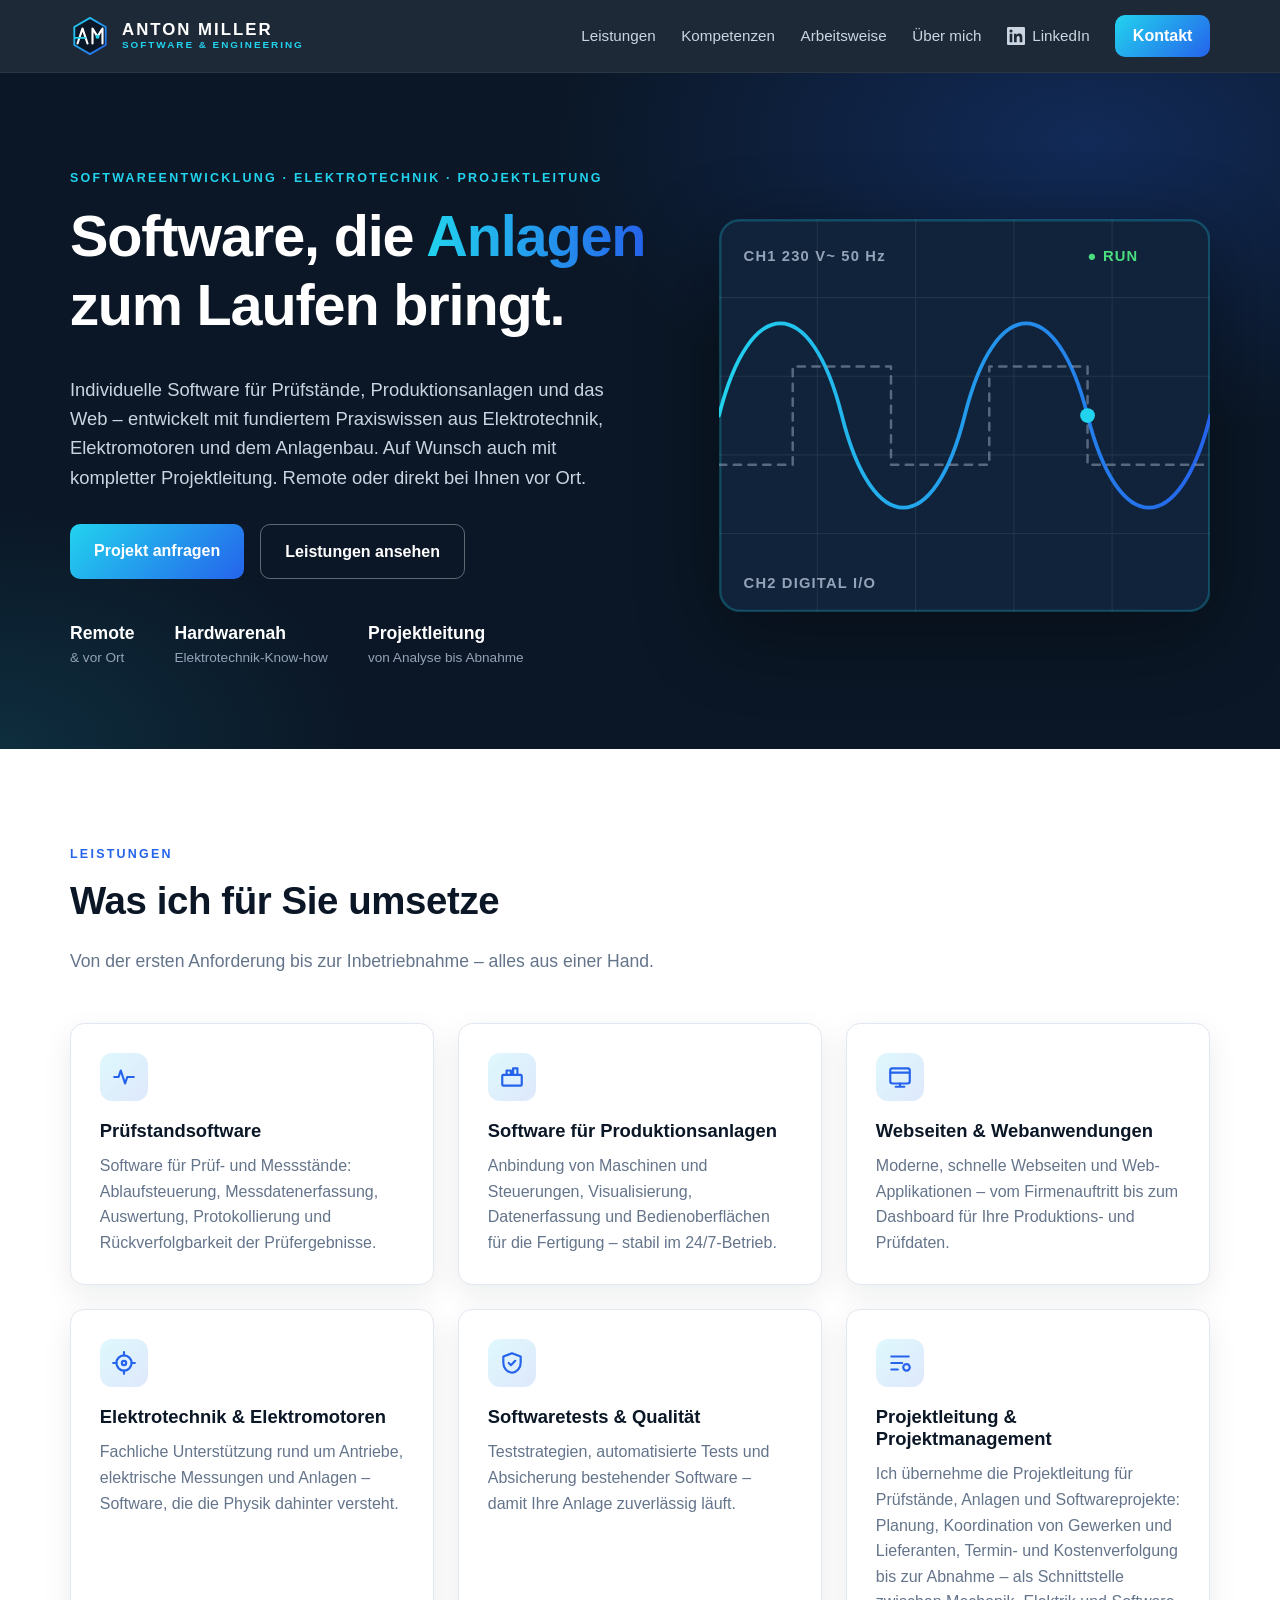
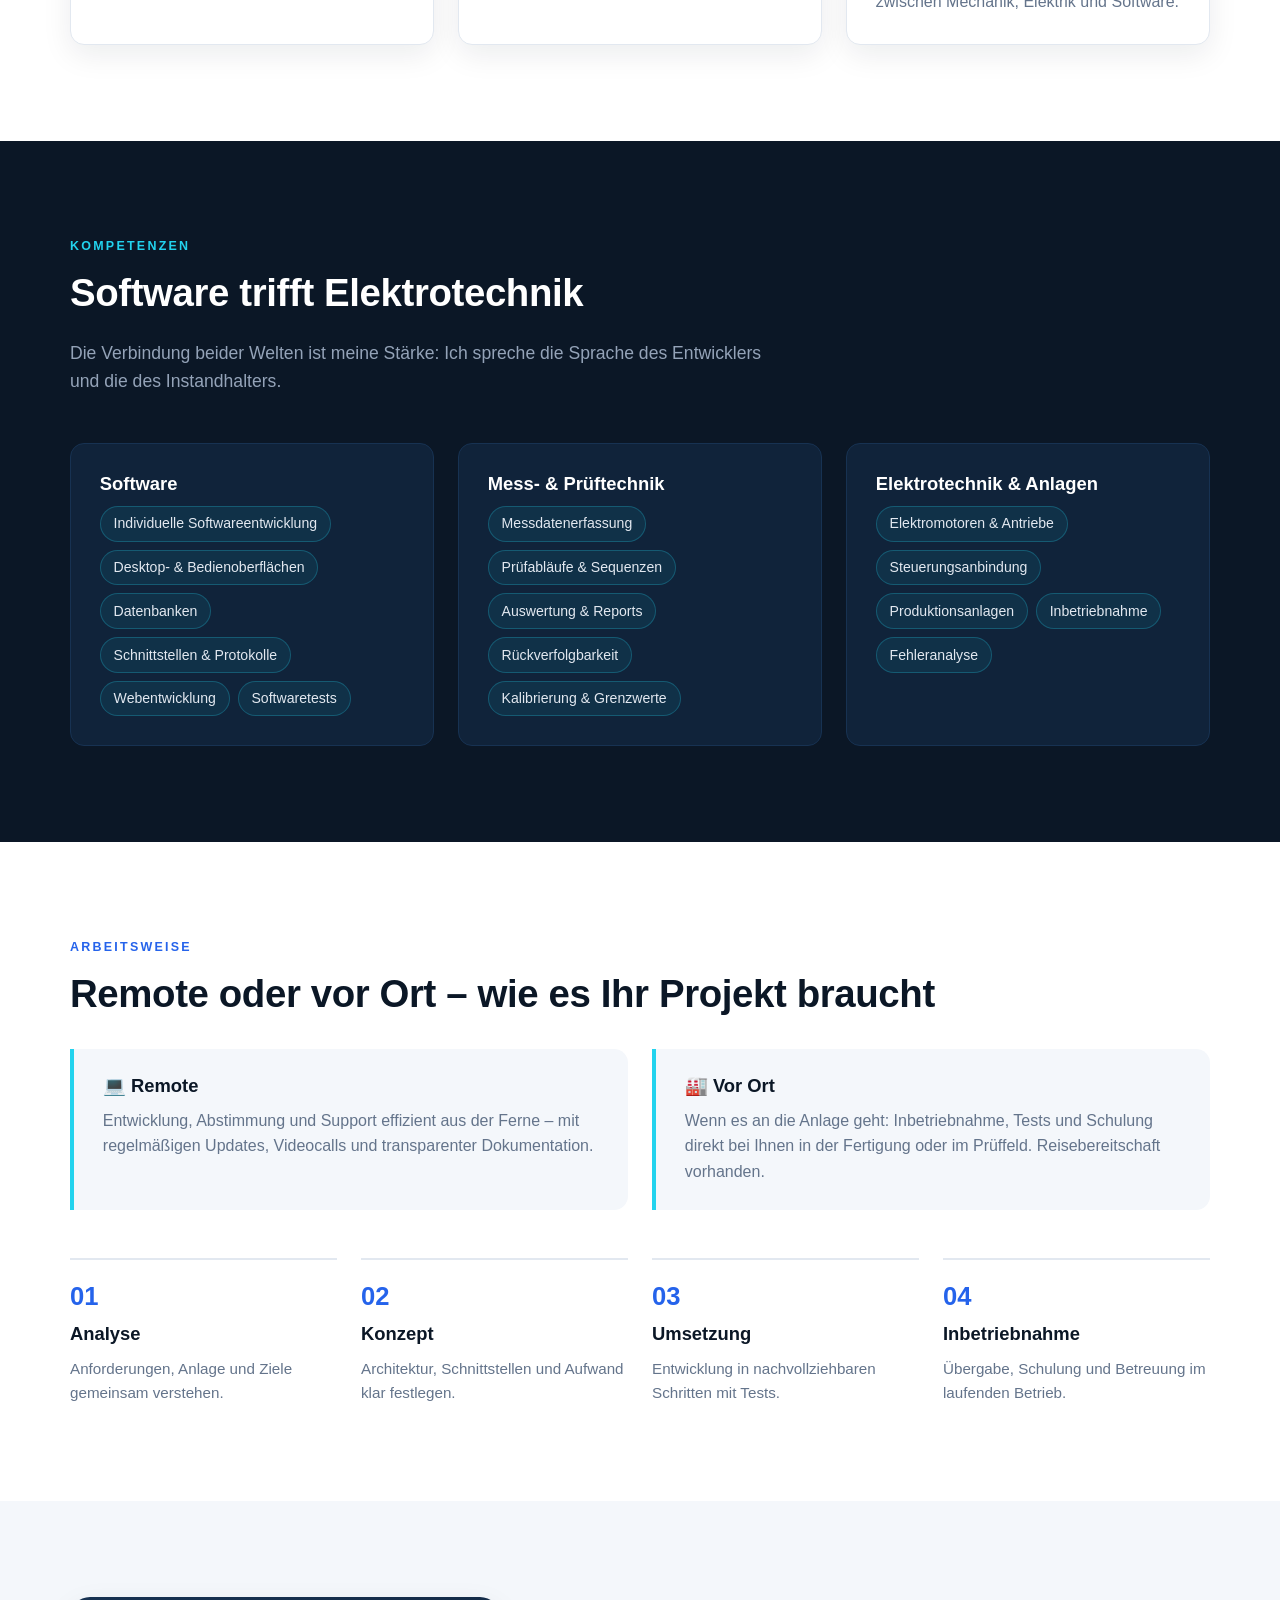
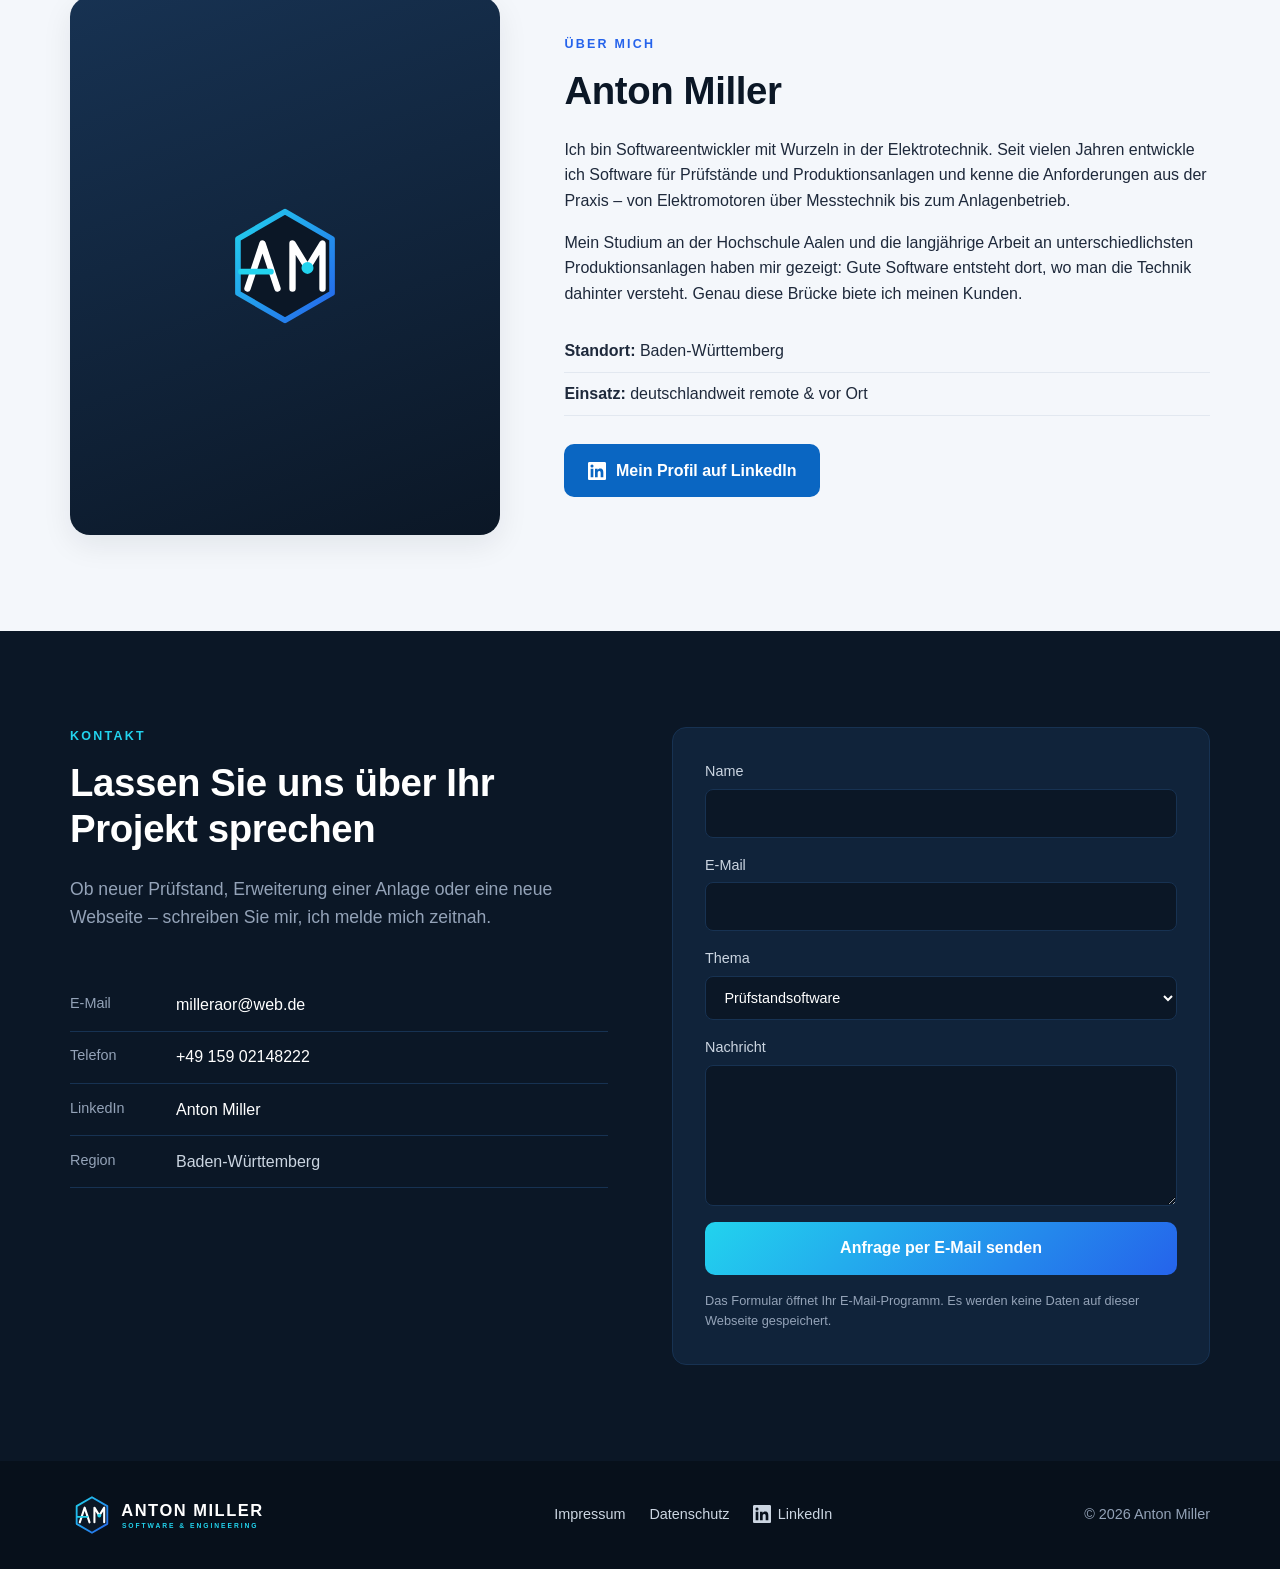
<file: index.html>
<!DOCTYPE html>
<html lang="de">
<head>
  <meta charset="UTF-8">
  <meta name="viewport" content="width=device-width, initial-scale=1.0">
  <title>Anton Miller – Software &amp; Engineering | Prüfstände, Produktionsanlagen, Web</title>
  <meta name="description" content="Anton Miller – Softwareentwicklung für Prüfstände, Produktionsanlagen und Webseiten sowie Projektleitung. Erfahrung in Elektrotechnik und Elektromotoren. Remote und vor Ort in Baden-Württemberg und deutschlandweit.">
  <link rel="icon" type="image/svg+xml" href="logo/logo-icon.svg">
  <link rel="stylesheet" href="assets/styles.css">
</head>
<body>

  <header class="site-header" id="top">
    <div class="container nav-wrap">
      <a href="#top" class="brand" aria-label="Anton Miller – Startseite">
        <img src="logo/logo-icon.svg" alt="" width="40" height="40">
        <span class="brand-text">
          <strong>ANTON MILLER</strong>
          <small>SOFTWARE &amp; ENGINEERING</small>
        </span>
      </a>
      <button class="nav-toggle" aria-label="Menü öffnen" aria-expanded="false" aria-controls="main-nav">
        <span></span><span></span><span></span>
      </button>
      <nav id="main-nav" class="main-nav">
        <a href="#leistungen">Leistungen</a>
        <a href="#kompetenzen">Kompetenzen</a>
        <a href="#arbeitsweise">Arbeitsweise</a>
        <a href="#ueber-mich">Über mich</a>
        <a href="https://www.linkedin.com/in/anton-miller-5056731ab/" class="nav-linkedin" target="_blank" rel="noopener" aria-label="LinkedIn-Profil von Anton Miller" title="LinkedIn"><svg viewBox="0 0 24 24" aria-hidden="true"><path d="M20.45 20.45h-3.55v-5.57c0-1.33-.03-3.04-1.85-3.04-1.85 0-2.14 1.45-2.14 2.94v5.67H9.35V9h3.41v1.56h.05c.48-.9 1.64-1.85 3.37-1.85 3.6 0 4.27 2.37 4.27 5.46v6.28zM5.34 7.43a2.06 2.06 0 1 1 0-4.13 2.06 2.06 0 0 1 0 4.13zM7.12 20.45H3.56V9h3.56v11.45zM22.22 0H1.77C.79 0 0 .77 0 1.73v20.54C0 23.23.79 24 1.77 24h20.45c.98 0 1.78-.77 1.78-1.73V1.73C24 .77 23.2 0 22.22 0z"/></svg><span>LinkedIn</span></a>
        <a href="#kontakt" class="btn btn-small">Kontakt</a>
      </nav>
    </div>
  </header>

  <main>
    <!-- HERO -->
    <section class="hero">
      <div class="container hero-grid">
        <div class="hero-text">
          <p class="eyebrow">Softwareentwicklung · Elektrotechnik · Projektleitung</p>
          <h1>Software, die <span class="accent">Anlagen</span> zum Laufen bringt.</h1>
          <p class="lead">
            Individuelle Software für Prüfstände, Produktionsanlagen und das Web –
            entwickelt mit fundiertem Praxiswissen aus Elektrotechnik, Elektromotoren
            und dem Anlagenbau. Auf Wunsch auch mit kompletter Projektleitung.
            Remote oder direkt bei Ihnen vor Ort.
          </p>
          <div class="hero-actions">
            <a href="#kontakt" class="btn">Projekt anfragen</a>
            <a href="#leistungen" class="btn btn-ghost">Leistungen ansehen</a>
          </div>
          <ul class="hero-facts">
            <li><strong>Remote</strong><span>&amp; vor Ort</span></li>
            <li><strong>Hardware&shy;nah</strong><span>Elektrotechnik-Know-how</span></li>
            <li><strong>Projektleitung</strong><span>von Analyse bis Abnahme</span></li>
          </ul>
        </div>
        <div class="hero-visual" aria-hidden="true">
          <svg viewBox="0 0 400 320" class="scope">
            <defs>
              <linearGradient id="trace" x1="0" x2="1">
                <stop offset="0" stop-color="#22d3ee"/>
                <stop offset="1" stop-color="#2563eb"/>
              </linearGradient>
            </defs>
            <rect x="1" y="1" width="398" height="318" rx="16" class="scope-bg"/>
            <g class="grid-lines">
              <path d="M0 64H400M0 128H400M0 192H400M0 256H400M80 0V320M160 0V320M240 0V320M320 0V320"/>
            </g>
            <path class="wave wave-1" d="M0 160 C 25 60, 75 60, 100 160 S 175 260, 200 160 S 275 60, 300 160 S 375 260, 400 160"/>
            <path class="wave wave-2" d="M0 200 H60 V120 H140 V200 H220 V120 H300 V200 H400"/>
            <circle class="probe" cx="300" cy="160" r="6"/>
            <text x="20" y="34" class="scope-label">CH1  230 V~  50 Hz</text>
            <text x="20" y="300" class="scope-label">CH2  DIGITAL I/O</text>
            <text x="300" y="34" class="scope-label scope-ok">● RUN</text>
          </svg>
        </div>
      </div>
    </section>

    <!-- LEISTUNGEN -->
    <section id="leistungen" class="section">
      <div class="container">
        <p class="eyebrow">Leistungen</p>
        <h2>Was ich für Sie umsetze</h2>
        <p class="section-lead">Von der ersten Anforderung bis zur Inbetriebnahme – alles aus einer Hand.</p>

        <div class="cards">
          <article class="card">
            <div class="card-icon">
              <svg viewBox="0 0 24 24"><path d="M3 12h4l2-6 4 12 2-6h6"/></svg>
            </div>
            <h3>Prüfstandsoftware</h3>
            <p>Software für Prüf- und Messstände: Ablaufsteuerung, Messdatenerfassung, Auswertung, Protokollierung und Rückverfolgbarkeit der Prüfergebnisse.</p>
          </article>
          <article class="card">
            <div class="card-icon">
              <svg viewBox="0 0 24 24"><rect x="3" y="10" width="18" height="10" rx="1"/><path d="M7 10V6h4v4M13 10V4h4v6"/></svg>
            </div>
            <h3>Software für Produktionsanlagen</h3>
            <p>Anbindung von Maschinen und Steuerungen, Visualisierung, Datenerfassung und Bedienoberflächen für die Fertigung – stabil im 24/7-Betrieb.</p>
          </article>
          <article class="card">
            <div class="card-icon">
              <svg viewBox="0 0 24 24"><rect x="3" y="4" width="18" height="14" rx="2"/><path d="M3 8h18M8 21h8M12 18v3"/></svg>
            </div>
            <h3>Webseiten &amp; Webanwendungen</h3>
            <p>Moderne, schnelle Webseiten und Web-Applikationen – vom Firmenauftritt bis zum Dashboard für Ihre Produktions- und Prüfdaten.</p>
          </article>
          <article class="card">
            <div class="card-icon">
              <svg viewBox="0 0 24 24"><circle cx="12" cy="12" r="7"/><circle cx="12" cy="12" r="2"/><path d="M12 2v3M12 19v3M2 12h3M19 12h3"/></svg>
            </div>
            <h3>Elektrotechnik &amp; Elektromotoren</h3>
            <p>Fachliche Unterstützung rund um Antriebe, elektrische Messungen und Anlagen – Software, die die Physik dahinter versteht.</p>
          </article>
          <article class="card">
            <div class="card-icon">
              <svg viewBox="0 0 24 24"><path d="M9 12l2 2 4-4"/><path d="M12 3l8 3v6c0 4.5-3.4 8.3-8 9-4.6-.7-8-4.5-8-9V6z"/></svg>
            </div>
            <h3>Softwaretests &amp; Qualität</h3>
            <p>Teststrategien, automatisierte Tests und Absicherung bestehender Software – damit Ihre Anlage zuverlässig läuft.</p>
          </article>
          <article class="card">
            <div class="card-icon">
              <svg viewBox="0 0 24 24"><path d="M4 6h16M4 12h10M4 18h6"/><circle cx="18" cy="16" r="3"/></svg>
            </div>
            <h3>Projektleitung &amp; Projektmanagement</h3>
            <p>Ich übernehme die Projektleitung für Prüfstände, Anlagen und Softwareprojekte: Planung, Koordination von Gewerken und Lieferanten, Termin- und Kostenverfolgung bis zur Abnahme – als Schnittstelle zwischen Mechanik, Elektrik und Software.</p>
          </article>
        </div>
      </div>
    </section>

    <!-- KOMPETENZEN -->
    <!-- TODO: Technologien an den tatsächlichen Stack anpassen -->
    <section id="kompetenzen" class="section section-dark">
      <div class="container">
        <p class="eyebrow">Kompetenzen</p>
        <h2>Software trifft Elektrotechnik</h2>
        <p class="section-lead">Die Verbindung beider Welten ist meine Stärke: Ich spreche die Sprache des Entwicklers und die des Instandhalters.</p>

        <div class="skills-grid">
          <div class="skill-group">
            <h3>Software</h3>
            <ul class="tags">
              <li>Individuelle Softwareentwicklung</li>
              <li>Desktop- &amp; Bedienoberflächen</li>
              <li>Datenbanken</li>
              <li>Schnittstellen &amp; Protokolle</li>
              <li>Webentwicklung</li>
              <li>Softwaretests</li>
            </ul>
          </div>
          <div class="skill-group">
            <h3>Mess- &amp; Prüftechnik</h3>
            <ul class="tags">
              <li>Messdatenerfassung</li>
              <li>Prüfabläufe &amp; Sequenzen</li>
              <li>Auswertung &amp; Reports</li>
              <li>Rückverfolgbarkeit</li>
              <li>Kalibrierung &amp; Grenzwerte</li>
            </ul>
          </div>
          <div class="skill-group">
            <h3>Elektrotechnik &amp; Anlagen</h3>
            <ul class="tags">
              <li>Elektromotoren &amp; Antriebe</li>
              <li>Steuerungsanbindung</li>
              <li>Produktionsanlagen</li>
              <li>Inbetriebnahme</li>
              <li>Fehleranalyse</li>
            </ul>
          </div>
        </div>
      </div>
    </section>

    <!-- ARBEITSWEISE -->
    <section id="arbeitsweise" class="section">
      <div class="container">
        <p class="eyebrow">Arbeitsweise</p>
        <h2>Remote oder vor Ort – wie es Ihr Projekt braucht</h2>

        <div class="modes">
          <div class="mode">
            <h3>💻 Remote</h3>
            <p>Entwicklung, Abstimmung und Support effizient aus der Ferne – mit regelmäßigen Updates, Videocalls und transparenter Dokumentation.</p>
          </div>
          <div class="mode">
            <h3>🏭 Vor Ort</h3>
            <p>Wenn es an die Anlage geht: Inbetriebnahme, Tests und Schulung direkt bei Ihnen in der Fertigung oder im Prüffeld. Reisebereitschaft vorhanden.</p>
          </div>
        </div>

        <ol class="steps">
          <li><span>01</span><h3>Analyse</h3><p>Anforderungen, Anlage und Ziele gemeinsam verstehen.</p></li>
          <li><span>02</span><h3>Konzept</h3><p>Architektur, Schnittstellen und Aufwand klar festlegen.</p></li>
          <li><span>03</span><h3>Umsetzung</h3><p>Entwicklung in nachvollziehbaren Schritten mit Tests.</p></li>
          <li><span>04</span><h3>Inbetriebnahme</h3><p>Übergabe, Schulung und Betreuung im laufenden Betrieb.</p></li>
        </ol>
      </div>
    </section>

    <!-- ÜBER MICH -->
    <section id="ueber-mich" class="section section-alt">
      <div class="container about">
        <div class="about-photo">
          <!-- TODO: Durch Foto ersetzen, z. B. <img src="assets/anton-miller.jpg" alt="Anton Miller"> -->
          <div class="photo-placeholder">
            <img src="logo/logo-icon.svg" alt="" width="120" height="120">
          </div>
        </div>
        <div class="about-text">
          <p class="eyebrow">Über mich</p>
          <h2>Anton Miller</h2>
          <p>
            Ich bin Softwareentwickler mit Wurzeln in der Elektrotechnik. Seit vielen Jahren
            entwickle ich Software für Prüfstände und Produktionsanlagen und kenne die Anforderungen
            aus der Praxis – von Elektromotoren über Messtechnik bis zum Anlagenbetrieb.
          </p>
          <p>
            Mein Studium an der Hochschule Aalen und die langjährige Arbeit an unterschiedlichsten
            Produktionsanlagen haben mir gezeigt: Gute Software entsteht dort, wo man die Technik
            dahinter versteht. Genau diese Brücke biete ich meinen Kunden.
          </p>
          <ul class="about-list">
            <li><strong>Standort:</strong> Baden-Württemberg</li>
            <li><strong>Einsatz:</strong> deutschlandweit remote &amp; vor Ort</li>
          </ul>
          <a href="https://www.linkedin.com/in/anton-miller-5056731ab/" class="btn btn-linkedin" target="_blank" rel="noopener"><svg viewBox="0 0 24 24" aria-hidden="true"><path d="M20.45 20.45h-3.55v-5.57c0-1.33-.03-3.04-1.85-3.04-1.85 0-2.14 1.45-2.14 2.94v5.67H9.35V9h3.41v1.56h.05c.48-.9 1.64-1.85 3.37-1.85 3.6 0 4.27 2.37 4.27 5.46v6.28zM5.34 7.43a2.06 2.06 0 1 1 0-4.13 2.06 2.06 0 0 1 0 4.13zM7.12 20.45H3.56V9h3.56v11.45zM22.22 0H1.77C.79 0 0 .77 0 1.73v20.54C0 23.23.79 24 1.77 24h20.45c.98 0 1.78-.77 1.78-1.73V1.73C24 .77 23.2 0 22.22 0z"/></svg>Mein Profil auf LinkedIn</a>
        </div>
      </div>
    </section>

    <!-- KONTAKT -->
    <section id="kontakt" class="section section-dark">
      <div class="container contact">
        <div>
          <p class="eyebrow">Kontakt</p>
          <h2>Lassen Sie uns über Ihr Projekt sprechen</h2>
          <p class="section-lead">Ob neuer Prüfstand, Erweiterung einer Anlage oder eine neue Webseite – schreiben Sie mir, ich melde mich zeitnah.</p>
          <ul class="contact-list">
            <li><span>E-Mail</span><a href="mailto:milleraor@web.de" class="js-email">milleraor@web.de</a></li>
            <li><span>Telefon</span><a href="tel:+4915902148222">+49 159 02148222</a></li>
            <li><span>LinkedIn</span><a href="https://www.linkedin.com/in/anton-miller-5056731ab/" target="_blank" rel="noopener">Anton Miller</a></li>
            <li><span>Region</span>Baden-Württemberg</li>
          </ul>
        </div>
        <form class="contact-form" id="contact-form" novalidate>
          <label>Name<input type="text" name="name" required autocomplete="name"></label>
          <label>E-Mail<input type="email" name="email" required autocomplete="email"></label>
          <label>Thema
            <select name="topic">
              <option>Prüfstandsoftware</option>
              <option>Software für Produktionsanlagen</option>
              <option>Webseite / Webanwendung</option>
              <option>Elektrotechnik / Elektromotoren</option>
              <option>Projektleitung</option>
              <option>Sonstiges</option>
            </select>
          </label>
          <label>Nachricht<textarea name="message" rows="5" required></textarea></label>
          <button type="submit" class="btn">Anfrage per E-Mail senden</button>
          <p class="form-hint">Das Formular öffnet Ihr E-Mail-Programm. Es werden keine Daten auf dieser Webseite gespeichert.</p>
        </form>
      </div>
    </section>
  </main>

  <footer class="site-footer">
    <div class="container footer-wrap">
      <img src="logo/logo-horizontal-negativ.svg" alt="Anton Miller – Software &amp; Engineering" height="44">
      <nav>
        <a href="impressum.html">Impressum</a>
        <a href="datenschutz.html">Datenschutz</a>
        <a href="https://www.linkedin.com/in/anton-miller-5056731ab/" class="footer-linkedin" target="_blank" rel="noopener" aria-label="LinkedIn"><svg viewBox="0 0 24 24" aria-hidden="true"><path d="M20.45 20.45h-3.55v-5.57c0-1.33-.03-3.04-1.85-3.04-1.85 0-2.14 1.45-2.14 2.94v5.67H9.35V9h3.41v1.56h.05c.48-.9 1.64-1.85 3.37-1.85 3.6 0 4.27 2.37 4.27 5.46v6.28zM5.34 7.43a2.06 2.06 0 1 1 0-4.13 2.06 2.06 0 0 1 0 4.13zM7.12 20.45H3.56V9h3.56v11.45zM22.22 0H1.77C.79 0 0 .77 0 1.73v20.54C0 23.23.79 24 1.77 24h20.45c.98 0 1.78-.77 1.78-1.73V1.73C24 .77 23.2 0 22.22 0z"/></svg>LinkedIn</a>
      </nav>
      <p>&copy; <span id="year">2026</span> Anton Miller</p>
    </div>
  </footer>

  <script src="assets/script.js"></script>
</body>
</html>
</file>
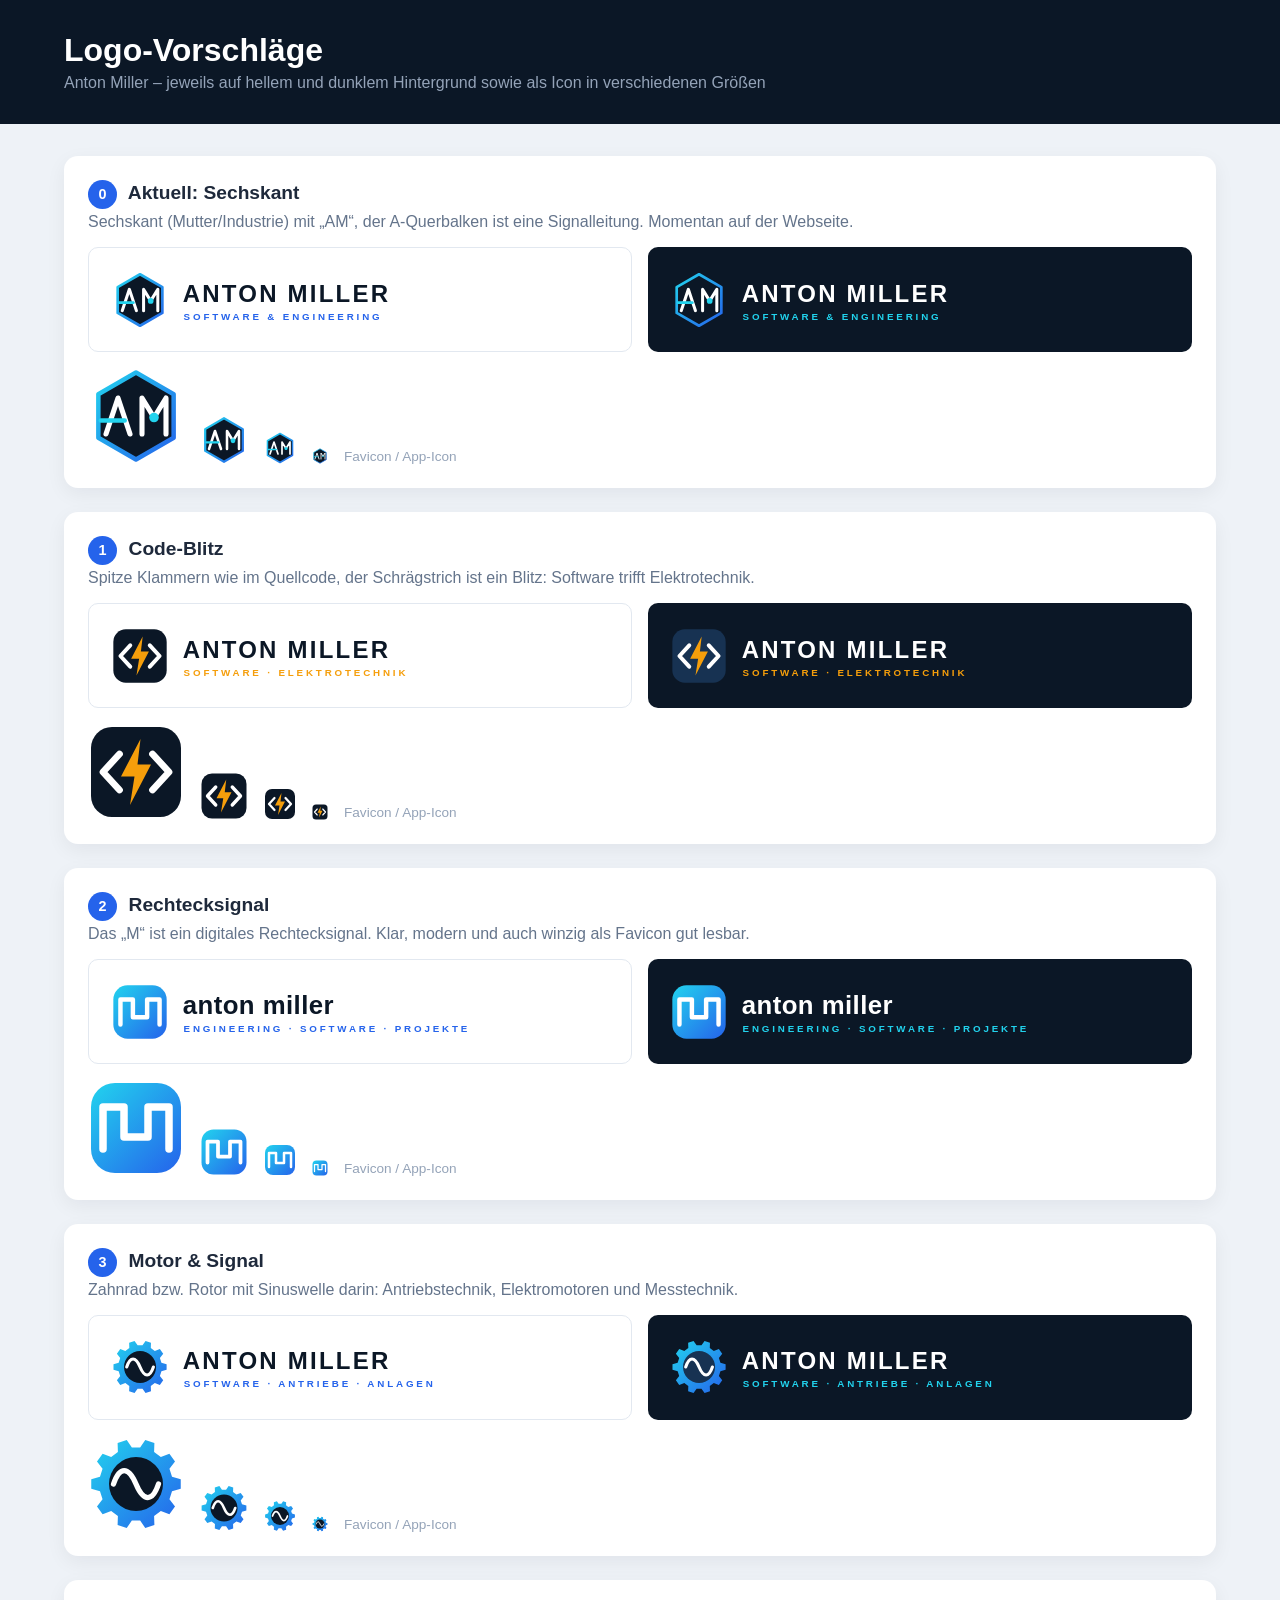
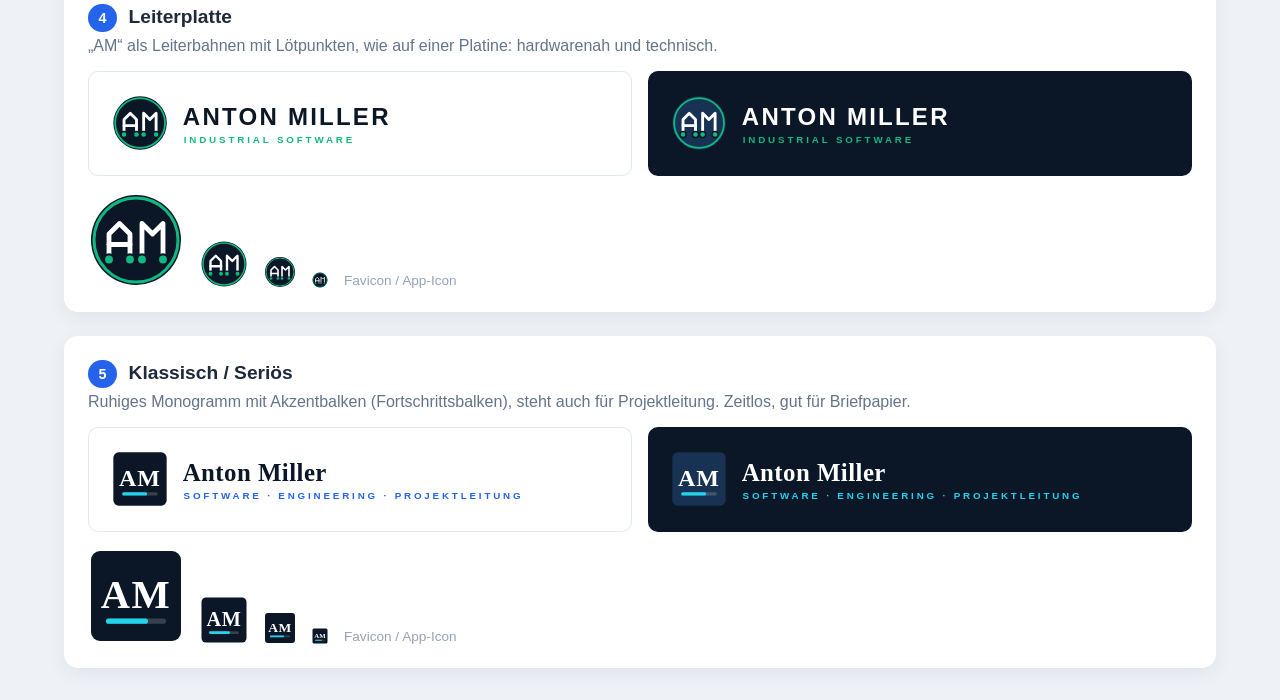
<file: logo/vorschlaege/index.html>
<!DOCTYPE html>
<html lang="de"><head><meta charset="UTF-8"><meta name="viewport" content="width=device-width, initial-scale=1">
<title>Logo-Vorschläge – Anton Miller</title>
<link rel="icon" type="image/svg+xml" href="../logo-icon.svg">
<style>
  body { margin:0; font-family:'Segoe UI', 'Helvetica Neue', Arial, sans-serif; background:#eef2f7; color:#1e293b; }
  header { background:#0b1726; color:#fff; padding:2rem 5%; }
  header h1 { margin:0 0 .3rem; } header p { margin:0; color:#94a3b8; }
  main { padding:2rem 5%; display:grid; gap:1.5rem; max-width:1200px; margin:0 auto; }
  .card { background:#fff; border-radius:14px; padding:1.5rem; box-shadow:0 6px 20px rgba(11,23,38,.06); }
  .card h2 { margin:0 0 .3rem; font-size:1.2rem; }
  .card h2 span { display:inline-grid; place-items:center; width:1.8rem; height:1.8rem; border-radius:50%; background:#2563eb; color:#fff; font-size:.9rem; margin-right:.4rem; }
  .card p { margin:0 0 1rem; color:#64748b; }
  .row { display:grid; grid-template-columns:1fr 1fr; gap:1rem; }
  .row div { border-radius:10px; padding:1.2rem; display:flex; align-items:center; }
  .row img { height:64px; max-width:100%; }
  .light { background:#fff; border:1px solid #e2e8f0; } .dark { background:#0b1726; }
  .sizes { display:flex; align-items:end; gap:1rem; margin-top:1rem; }
  .sizes span { color:#94a3b8; font-size:.85rem; }
  @media (max-width:800px) { .row { grid-template-columns:1fr; } }
</style></head><body>
<header><h1>Logo-Vorschläge</h1><p>Anton Miller – jeweils auf hellem und dunklem Hintergrund sowie als Icon in verschiedenen Größen</p></header>
<main>
  <section class="card">
    <h2><span>0</span> Aktuell: Sechskant</h2>
    <p>Sechskant (Mutter/Industrie) mit „AM“, der A-Querbalken ist eine Signalleitung. Momentan auf der Webseite.</p>
    <div class="row">
      <div class="light"><img src="../logo-horizontal.svg" alt=""></div>
      <div class="dark"><img src="../logo-horizontal-negativ.svg" alt=""></div>
    </div>
    <div class="sizes"><img src="../logo-icon.svg" width="96"><img src="../logo-icon.svg" width="48"><img src="../logo-icon.svg" width="32"><img src="../logo-icon.svg" width="16"><span>Favicon / App-Icon</span></div>
  </section>
  <section class="card">
    <h2><span>1</span> Code-Blitz</h2>
    <p>Spitze Klammern wie im Quellcode, der Schrägstrich ist ein Blitz: Software trifft Elektrotechnik.</p>
    <div class="row">
      <div class="light"><img src="1-code-blitz.svg" alt=""></div>
      <div class="dark"><img src="1-code-blitz-negativ.svg" alt=""></div>
    </div>
    <div class="sizes"><img src="1-code-blitz-icon.svg" width="96"><img src="1-code-blitz-icon.svg" width="48"><img src="1-code-blitz-icon.svg" width="32"><img src="1-code-blitz-icon.svg" width="16"><span>Favicon / App-Icon</span></div>
  </section>
  <section class="card">
    <h2><span>2</span> Rechtecksignal</h2>
    <p>Das „M“ ist ein digitales Rechtecksignal. Klar, modern und auch winzig als Favicon gut lesbar.</p>
    <div class="row">
      <div class="light"><img src="2-rechtecksignal.svg" alt=""></div>
      <div class="dark"><img src="2-rechtecksignal-negativ.svg" alt=""></div>
    </div>
    <div class="sizes"><img src="2-rechtecksignal-icon.svg" width="96"><img src="2-rechtecksignal-icon.svg" width="48"><img src="2-rechtecksignal-icon.svg" width="32"><img src="2-rechtecksignal-icon.svg" width="16"><span>Favicon / App-Icon</span></div>
  </section>
  <section class="card">
    <h2><span>3</span> Motor & Signal</h2>
    <p>Zahnrad bzw. Rotor mit Sinuswelle darin: Antriebstechnik, Elektromotoren und Messtechnik.</p>
    <div class="row">
      <div class="light"><img src="3-motor-signal.svg" alt=""></div>
      <div class="dark"><img src="3-motor-signal-negativ.svg" alt=""></div>
    </div>
    <div class="sizes"><img src="3-motor-signal-icon.svg" width="96"><img src="3-motor-signal-icon.svg" width="48"><img src="3-motor-signal-icon.svg" width="32"><img src="3-motor-signal-icon.svg" width="16"><span>Favicon / App-Icon</span></div>
  </section>
  <section class="card">
    <h2><span>4</span> Leiterplatte</h2>
    <p>„AM“ als Leiterbahnen mit Lötpunkten, wie auf einer Platine: hardwarenah und technisch.</p>
    <div class="row">
      <div class="light"><img src="4-leiterplatte.svg" alt=""></div>
      <div class="dark"><img src="4-leiterplatte-negativ.svg" alt=""></div>
    </div>
    <div class="sizes"><img src="4-leiterplatte-icon.svg" width="96"><img src="4-leiterplatte-icon.svg" width="48"><img src="4-leiterplatte-icon.svg" width="32"><img src="4-leiterplatte-icon.svg" width="16"><span>Favicon / App-Icon</span></div>
  </section>
  <section class="card">
    <h2><span>5</span> Klassisch / Seriös</h2>
    <p>Ruhiges Monogramm mit Akzentbalken (Fortschrittsbalken), steht auch für Projektleitung. Zeitlos, gut für Briefpapier.</p>
    <div class="row">
      <div class="light"><img src="5-klassisch.svg" alt=""></div>
      <div class="dark"><img src="5-klassisch-negativ.svg" alt=""></div>
    </div>
    <div class="sizes"><img src="5-klassisch-icon.svg" width="96"><img src="5-klassisch-icon.svg" width="48"><img src="5-klassisch-icon.svg" width="32"><img src="5-klassisch-icon.svg" width="16"><span>Favicon / App-Icon</span></div>
  </section>
</main></body></html>
</file>
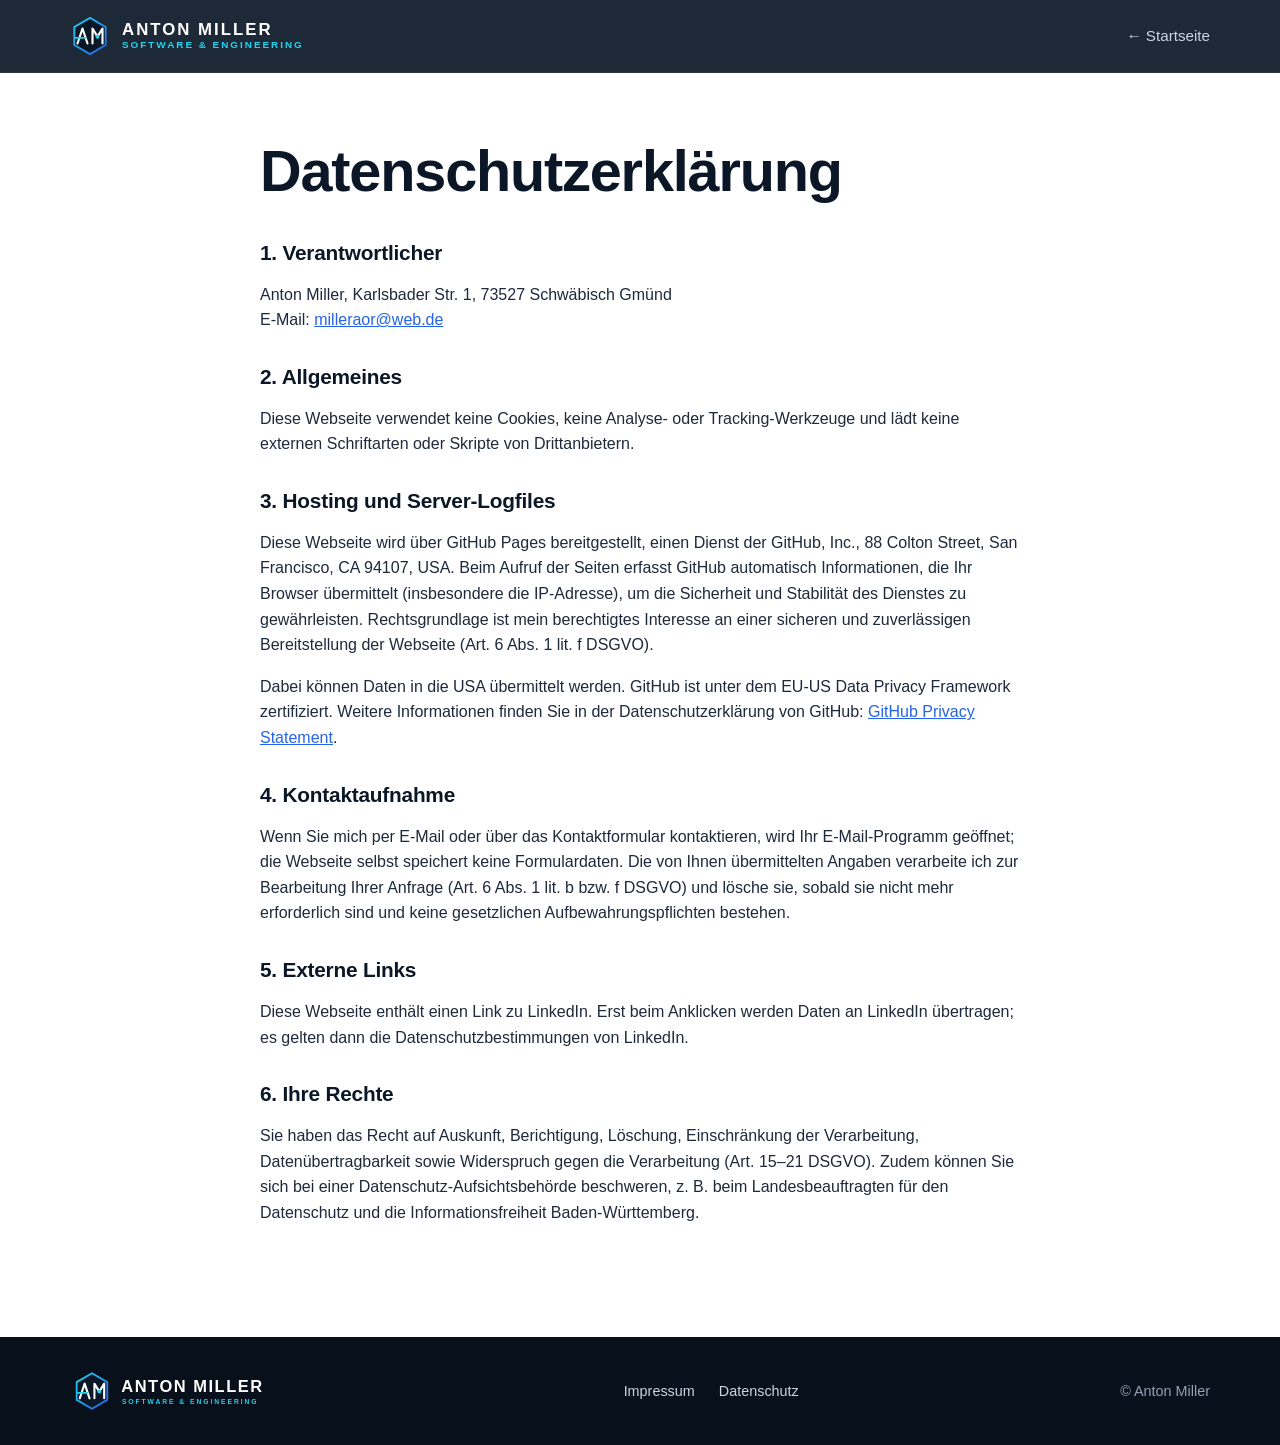
<file: datenschutz.html>
<!DOCTYPE html>
<html lang="de">
<head>
  <meta charset="UTF-8">
  <meta name="viewport" content="width=device-width, initial-scale=1.0">
  <title>Datenschutz – Anton Miller Software &amp; Engineering</title>
  <meta name="robots" content="noindex">
  <link rel="icon" type="image/svg+xml" href="logo/logo-icon.svg">
  <link rel="stylesheet" href="assets/styles.css">
</head>
<body>
  <header class="site-header">
    <div class="container nav-wrap">
      <a href="index.html" class="brand" aria-label="Zur Startseite">
        <img src="logo/logo-icon.svg" alt="" width="40" height="40">
        <span class="brand-text"><strong>ANTON MILLER</strong><small>SOFTWARE &amp; ENGINEERING</small></span>
      </a>
      <nav class="main-nav" style="display:flex;position:static;background:none;padding:0;border:0;flex-direction:row">
        <a href="index.html">← Startseite</a>
      </nav>
    </div>
  </header>

  <main class="container legal">
    <h1>Datenschutzerklärung</h1>

    <h2>1. Verantwortlicher</h2>
    <p>
      Anton Miller, Karlsbader Str. 1, 73527 Schwäbisch Gmünd<br>
      E-Mail: <a href="mailto:milleraor@web.de">milleraor@web.de</a>
    </p>

    <h2>2. Allgemeines</h2>
    <p>
      Diese Webseite verwendet keine Cookies, keine Analyse- oder Tracking-Werkzeuge und lädt keine
      externen Schriftarten oder Skripte von Drittanbietern.
    </p>

    <h2>3. Hosting und Server-Logfiles</h2>
    <p>
      Diese Webseite wird über GitHub Pages bereitgestellt, einen Dienst der GitHub, Inc.,
      88 Colton Street, San Francisco, CA 94107, USA. Beim Aufruf der Seiten erfasst GitHub
      automatisch Informationen, die Ihr Browser übermittelt (insbesondere die IP-Adresse), um die
      Sicherheit und Stabilität des Dienstes zu gewährleisten. Rechtsgrundlage ist mein berechtigtes
      Interesse an einer sicheren und zuverlässigen Bereitstellung der Webseite (Art. 6 Abs. 1 lit. f DSGVO).
    </p>
    <p>
      Dabei können Daten in die USA übermittelt werden. GitHub ist unter dem EU-US Data Privacy Framework
      zertifiziert. Weitere Informationen finden Sie in der Datenschutzerklärung von GitHub:
      <a href="https://docs.github.com/de/site-policy/privacy-policies/github-general-privacy-statement" target="_blank" rel="noopener">GitHub Privacy Statement</a>.
    </p>

    <h2>4. Kontaktaufnahme</h2>
    <p>
      Wenn Sie mich per E-Mail oder über das Kontaktformular kontaktieren, wird Ihr E-Mail-Programm geöffnet;
      die Webseite selbst speichert keine Formulardaten. Die von Ihnen übermittelten Angaben verarbeite ich
      zur Bearbeitung Ihrer Anfrage (Art. 6 Abs. 1 lit. b bzw. f DSGVO) und lösche sie, sobald sie nicht
      mehr erforderlich sind und keine gesetzlichen Aufbewahrungspflichten bestehen.
    </p>

    <h2>5. Externe Links</h2>
    <p>
      Diese Webseite enthält einen Link zu LinkedIn. Erst beim Anklicken werden Daten an LinkedIn übertragen;
      es gelten dann die Datenschutzbestimmungen von LinkedIn.
    </p>

    <h2>6. Ihre Rechte</h2>
    <p>
      Sie haben das Recht auf Auskunft, Berichtigung, Löschung, Einschränkung der Verarbeitung,
      Datenübertragbarkeit sowie Widerspruch gegen die Verarbeitung (Art. 15–21 DSGVO). Zudem können Sie
      sich bei einer Datenschutz-Aufsichtsbehörde beschweren, z.&nbsp;B. beim Landesbeauftragten für den
      Datenschutz und die Informationsfreiheit Baden-Württemberg.
    </p>
  </main>

  <footer class="site-footer">
    <div class="container footer-wrap">
      <img src="logo/logo-horizontal-negativ.svg" alt="Anton Miller – Software &amp; Engineering" height="44">
      <nav><a href="impressum.html">Impressum</a><a href="datenschutz.html">Datenschutz</a></nav>
      <p>&copy; Anton Miller</p>
    </div>
  </footer>
</body>
</html>
</file>
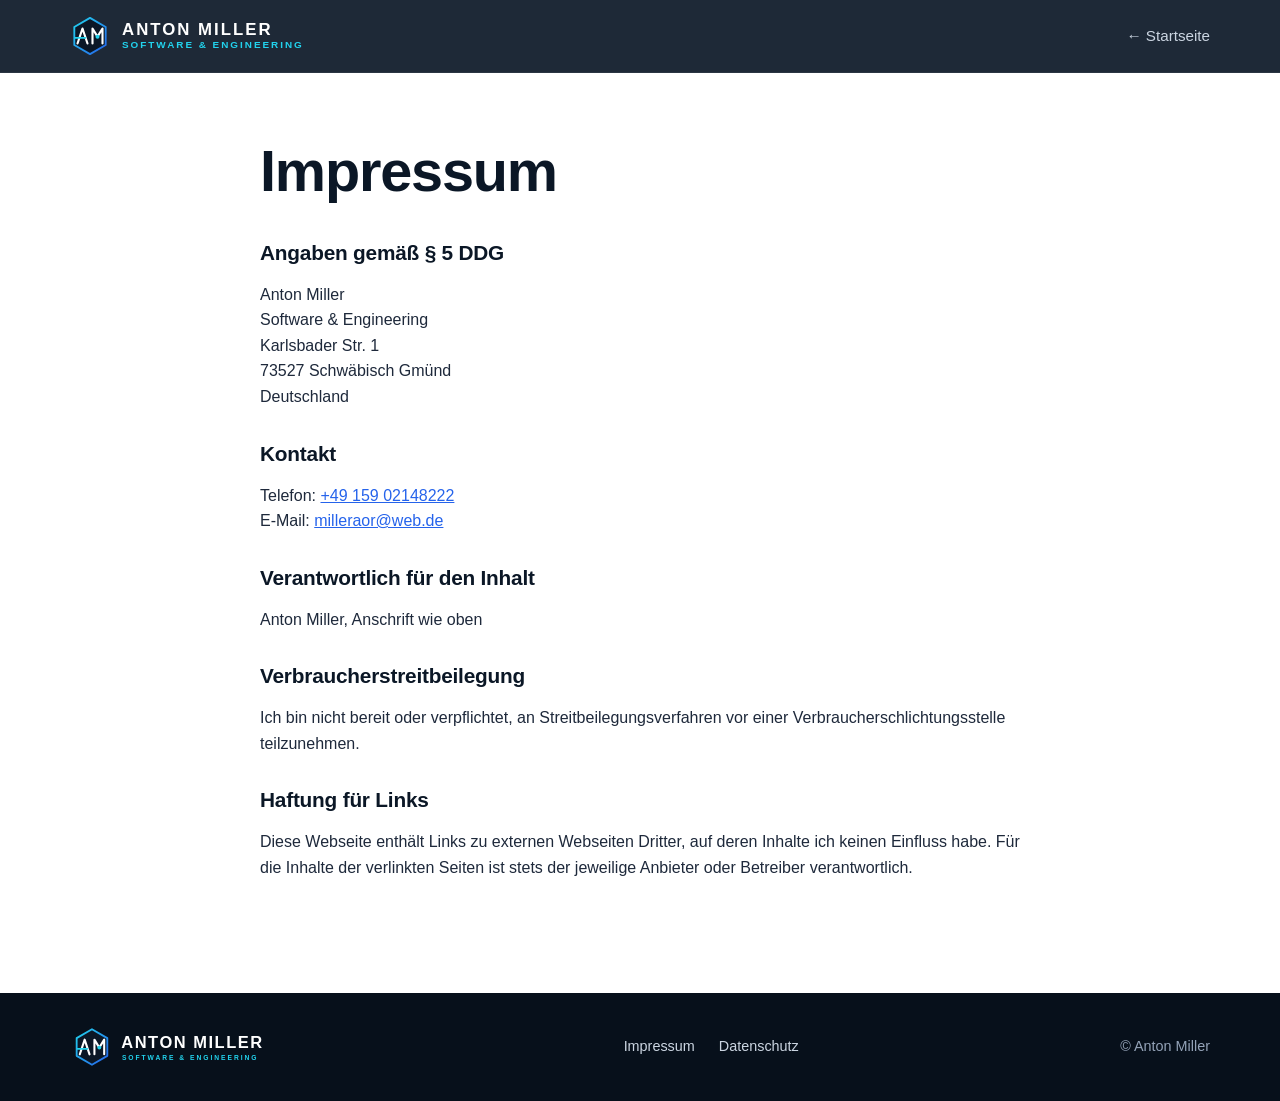
<file: impressum.html>
<!DOCTYPE html>
<html lang="de">
<head>
  <meta charset="UTF-8">
  <meta name="viewport" content="width=device-width, initial-scale=1.0">
  <title>Impressum – Anton Miller Software &amp; Engineering</title>
  <meta name="robots" content="noindex">
  <link rel="icon" type="image/svg+xml" href="logo/logo-icon.svg">
  <link rel="stylesheet" href="assets/styles.css">
</head>
<body>
  <header class="site-header">
    <div class="container nav-wrap">
      <a href="index.html" class="brand" aria-label="Zur Startseite">
        <img src="logo/logo-icon.svg" alt="" width="40" height="40">
        <span class="brand-text"><strong>ANTON MILLER</strong><small>SOFTWARE &amp; ENGINEERING</small></span>
      </a>
      <nav class="main-nav" style="display:flex;position:static;background:none;padding:0;border:0;flex-direction:row">
        <a href="index.html">← Startseite</a>
      </nav>
    </div>
  </header>

  <main class="container legal">
    <h1>Impressum</h1>

    <h2>Angaben gemäß § 5 DDG</h2>
    <p>
      Anton Miller<br>
      Software &amp; Engineering<br>
      Karlsbader Str. 1<br>
      73527 Schwäbisch Gmünd<br>
      Deutschland
    </p>

    <h2>Kontakt</h2>
    <p>
      Telefon: <a href="tel:+4915902148222">+49 159 02148222</a><br>
      E-Mail: <a href="mailto:milleraor@web.de">milleraor@web.de</a>
    </p>

    <!-- TODO: Einblenden, sobald eine USt-IdNr. vorhanden ist (nur dann Pflicht)
    <h2>Umsatzsteuer-ID</h2>
    <p>
      Umsatzsteuer-Identifikationsnummer gemäß § 27a Umsatzsteuergesetz:<br>
      DE000000000
    </p>
    -->

    <h2>Verantwortlich für den Inhalt</h2>
    <p>Anton Miller, Anschrift wie oben</p>

    <h2>Verbraucherstreitbeilegung</h2>
    <p>Ich bin nicht bereit oder verpflichtet, an Streitbeilegungsverfahren vor einer Verbraucherschlichtungsstelle teilzunehmen.</p>

    <h2>Haftung für Links</h2>
    <p>
      Diese Webseite enthält Links zu externen Webseiten Dritter, auf deren Inhalte ich keinen Einfluss habe.
      Für die Inhalte der verlinkten Seiten ist stets der jeweilige Anbieter oder Betreiber verantwortlich.
    </p>
  </main>

  <footer class="site-footer">
    <div class="container footer-wrap">
      <img src="logo/logo-horizontal-negativ.svg" alt="Anton Miller – Software &amp; Engineering" height="44">
      <nav><a href="impressum.html">Impressum</a><a href="datenschutz.html">Datenschutz</a></nav>
      <p>&copy; Anton Miller</p>
    </div>
  </footer>
</body>
</html>
</file>
<file: assets/styles.css>
:root {
  --navy: #0b1726;
  --navy-2: #10233a;
  --navy-3: #173252;
  --cyan: #22d3ee;
  --blue: #2563eb;
  --text: #1e293b;
  --muted: #64748b;
  --light: #f4f7fb;
  --white: #ffffff;
  --radius: 14px;
  --shadow: 0 10px 30px rgba(11, 23, 38, 0.08);
  --font: "Segoe UI", "Helvetica Neue", Arial, system-ui, sans-serif;
}

* { box-sizing: border-box; }
html { scroll-behavior: smooth; scroll-padding-top: 80px; }
body {
  margin: 0;
  font-family: var(--font);
  color: var(--text);
  background: var(--white);
  line-height: 1.6;
}
img { max-width: 100%; display: block; }
a { color: var(--blue); }
h1, h2, h3 { line-height: 1.2; margin: 0 0 .6em; color: var(--navy); }
h1 { font-size: clamp(2.2rem, 5vw, 3.6rem); letter-spacing: -.02em; }
h2 { font-size: clamp(1.7rem, 3.2vw, 2.4rem); letter-spacing: -.01em; }
h3 { font-size: 1.15rem; }

.container { width: min(1140px, 92%); margin: 0 auto; }
.accent {
  background: linear-gradient(90deg, var(--cyan), var(--blue));
  -webkit-background-clip: text; background-clip: text; color: transparent;
}
.eyebrow {
  text-transform: uppercase; letter-spacing: .18em; font-size: .78rem;
  font-weight: 700; color: var(--blue); margin: 0 0 .8rem;
}

/* Buttons */
.btn {
  display: inline-block; padding: .85rem 1.5rem; border-radius: 10px;
  background: linear-gradient(135deg, var(--cyan), var(--blue));
  color: var(--white); font-weight: 600; text-decoration: none; border: 0;
  cursor: pointer; font: inherit; font-weight: 600;
  transition: transform .15s ease, box-shadow .15s ease;
}
.btn:hover { transform: translateY(-2px); box-shadow: 0 8px 20px rgba(37, 99, 235, .35); }
.btn-ghost { background: transparent; color: var(--white); border: 1px solid rgba(255,255,255,.35); }
.btn-ghost:hover { border-color: var(--cyan); box-shadow: none; }
.btn-small { padding: .5rem 1.1rem; }

/* Header */
.site-header {
  position: sticky; top: 0; z-index: 50;
  background: rgba(11, 23, 38, .92); backdrop-filter: blur(10px);
  border-bottom: 1px solid rgba(255,255,255,.06);
}
.nav-wrap { display: flex; align-items: center; justify-content: space-between; height: 72px; }
.brand { display: flex; align-items: center; gap: .75rem; text-decoration: none; color: var(--white); }
.brand-text { display: flex; flex-direction: column; line-height: 1.1; }
.brand-text strong { letter-spacing: .12em; font-size: 1.05rem; }
.brand-text small { letter-spacing: .2em; font-size: .62rem; color: var(--cyan); font-weight: 600; }
.main-nav { display: flex; align-items: center; gap: 1.6rem; }
.main-nav a:not(.btn) { color: #cbd5e1; text-decoration: none; font-weight: 500; font-size: .95rem; }
.main-nav a:not(.btn):hover { color: var(--white); }
.nav-toggle { display: none; background: none; border: 0; cursor: pointer; padding: 8px; }
.nav-toggle span { display: block; width: 24px; height: 2px; background: var(--white); margin: 5px 0; transition: .2s; }

/* Hero */
.hero {
  background:
    radial-gradient(900px 500px at 85% 10%, rgba(37,99,235,.25), transparent 60%),
    radial-gradient(600px 400px at 0% 100%, rgba(34,211,238,.12), transparent 60%),
    var(--navy);
  color: #cbd5e1; padding: 6rem 0 5rem;
}
.hero h1 { color: var(--white); }
.hero .eyebrow { color: var(--cyan); }
.hero-grid { display: grid; grid-template-columns: 1.1fr .9fr; gap: 3rem; align-items: center; }
.lead { font-size: 1.15rem; max-width: 36rem; }
.hero-actions { display: flex; gap: 1rem; flex-wrap: wrap; margin: 2rem 0 2.5rem; }
.hero-facts { list-style: none; padding: 0; margin: 0; display: flex; gap: 2.5rem; flex-wrap: wrap; }
.hero-facts li { display: flex; flex-direction: column; }
.hero-facts strong { color: var(--white); font-size: 1.1rem; }
.hero-facts span { font-size: .85rem; color: #94a3b8; }

.scope { width: 100%; height: auto; filter: drop-shadow(0 20px 40px rgba(0,0,0,.4)); }
.scope-bg { fill: var(--navy-2); stroke: rgba(34,211,238,.25); stroke-width: 2; }
.grid-lines path { stroke: rgba(148,163,184,.12); stroke-width: 1; fill: none; }
.wave { fill: none; stroke-width: 3; stroke-linecap: round; stroke-linejoin: round; }
.wave-1 { stroke: url(#trace); stroke-dasharray: 900; stroke-dashoffset: 900; animation: draw 3s ease forwards; }
.wave-2 { stroke: rgba(148,163,184,.55); stroke-width: 2; stroke-dasharray: 6 6; animation: dash 8s linear infinite; }
.probe { fill: var(--cyan); animation: pulse 1.6s ease-in-out infinite; }
.scope-label { fill: #94a3b8; font: 600 12px var(--font); letter-spacing: .08em; }
.scope-ok { fill: #4ade80; }
@keyframes draw { to { stroke-dashoffset: 0; } }
@keyframes dash { to { stroke-dashoffset: -120; } }
@keyframes pulse { 50% { opacity: .35; } }

/* Sections */
.section { padding: 6rem 0; }
.section-alt { background: var(--light); }
.section-dark { background: var(--navy); color: #cbd5e1; }
.section-dark h2, .section-dark h3 { color: var(--white); }
.section-dark .eyebrow { color: var(--cyan); }
.section-lead { font-size: 1.1rem; color: var(--muted); max-width: 44rem; margin-bottom: 3rem; }
.section-dark .section-lead { color: #94a3b8; }

/* Cards */
.cards { display: grid; grid-template-columns: repeat(3, 1fr); gap: 1.5rem; }
.card {
  background: var(--white); border: 1px solid #e2e8f0; border-radius: var(--radius);
  padding: 1.8rem; box-shadow: var(--shadow); transition: transform .2s ease, border-color .2s ease;
}
.card:hover { transform: translateY(-4px); border-color: var(--cyan); }
.card p { color: var(--muted); margin: 0; }
.card-icon {
  width: 48px; height: 48px; border-radius: 12px; margin-bottom: 1.2rem;
  display: grid; place-items: center;
  background: linear-gradient(135deg, rgba(34,211,238,.15), rgba(37,99,235,.15));
}
.card-icon svg { width: 26px; height: 26px; fill: none; stroke: var(--blue); stroke-width: 2; stroke-linecap: round; stroke-linejoin: round; }

/* Skills */
.skills-grid { display: grid; grid-template-columns: repeat(3, 1fr); gap: 1.5rem; }
.skill-group {
  background: var(--navy-2); border: 1px solid var(--navy-3); border-radius: var(--radius); padding: 1.8rem;
}
.tags { list-style: none; padding: 0; margin: 0; display: flex; flex-wrap: wrap; gap: .5rem; }
.tags li {
  font-size: .88rem; padding: .35rem .8rem; border-radius: 999px;
  background: rgba(34,211,238,.08); border: 1px solid rgba(34,211,238,.25); color: #e2e8f0;
}

/* Arbeitsweise */
.modes { display: grid; grid-template-columns: 1fr 1fr; gap: 1.5rem; margin: 2rem 0 3rem; }
.mode { border-left: 4px solid var(--cyan); background: var(--light); padding: 1.6rem 1.8rem; border-radius: 0 var(--radius) var(--radius) 0; }
.mode p { margin: 0; color: var(--muted); }
.steps { list-style: none; padding: 0; margin: 0; display: grid; grid-template-columns: repeat(4, 1fr); gap: 1.5rem; counter-reset: s; }
.steps li { position: relative; padding-top: 1rem; border-top: 2px solid #e2e8f0; }
.steps span { font-weight: 800; font-size: 1.6rem; color: var(--blue); display: block; margin-bottom: .4rem; }
.steps p { margin: 0; color: var(--muted); font-size: .95rem; }

/* About */
.about { display: grid; grid-template-columns: .8fr 1.2fr; gap: 4rem; align-items: center; }
.photo-placeholder {
  aspect-ratio: 4 / 5; border-radius: 20px; display: grid; place-items: center;
  background: linear-gradient(160deg, var(--navy-3), var(--navy));
  box-shadow: var(--shadow);
}
.about-photo img:not(.photo-placeholder img) { border-radius: 20px; }
.about-list { list-style: none; padding: 0; margin: 1.5rem 0 0; }
.about-list li { padding: .5rem 0; border-bottom: 1px solid #e2e8f0; }

/* Contact */
.contact { display: grid; grid-template-columns: 1fr 1fr; gap: 4rem; align-items: start; }
.contact-list { list-style: none; padding: 0; margin: 0; }
.contact-list li { display: flex; gap: 1rem; padding: .8rem 0; border-bottom: 1px solid var(--navy-3); }
.contact-list span { min-width: 90px; color: #94a3b8; font-size: .9rem; }
.contact-list a { color: var(--white); text-decoration: none; }
.contact-list a:hover { color: var(--cyan); }
.contact-form {
  background: var(--navy-2); border: 1px solid var(--navy-3); border-radius: var(--radius);
  padding: 2rem; display: grid; gap: 1rem;
}
.contact-form label { display: grid; gap: .35rem; font-size: .9rem; color: #cbd5e1; }
.contact-form input, .contact-form select, .contact-form textarea {
  font: inherit; padding: .75rem .9rem; border-radius: 8px;
  border: 1px solid var(--navy-3); background: var(--navy); color: var(--white);
}
.contact-form input:focus, .contact-form select:focus, .contact-form textarea:focus { outline: 2px solid var(--cyan); border-color: transparent; }
.contact-form .invalid { outline: 2px solid #f87171; }
.form-hint { font-size: .8rem; color: #94a3b8; margin: 0; }

/* Footer */
.site-footer { background: #07101b; color: #94a3b8; padding: 2rem 0; font-size: .9rem; }
.footer-wrap { display: flex; align-items: center; justify-content: space-between; gap: 1.5rem; flex-wrap: wrap; }
.footer-wrap img { height: 44px; width: auto; }
.footer-wrap nav { display: flex; gap: 1.5rem; }
.footer-wrap a { color: #cbd5e1; text-decoration: none; }
.footer-wrap a:hover { color: var(--cyan); }
.footer-wrap p { margin: 0; }

/* Legal pages */
.legal { padding: 4rem 0 6rem; max-width: 760px; }
.legal h2 { font-size: 1.3rem; margin-top: 2rem; }

/* Reveal animation */
.reveal { opacity: 0; transform: translateY(20px); transition: opacity .6s ease, transform .6s ease; }
.reveal.visible { opacity: 1; transform: none; }

/* Responsive */
@media (max-width: 960px) {
  .hero-grid, .about, .contact { grid-template-columns: 1fr; }
  .hero-visual { max-width: 480px; }
  .cards, .skills-grid { grid-template-columns: 1fr 1fr; }
  .steps { grid-template-columns: 1fr 1fr; }
  .about-photo { max-width: 320px; }
}
@media (max-width: 720px) {
  .nav-toggle { display: block; }
  .main-nav {
    position: absolute; top: 72px; left: 0; right: 0; flex-direction: column; align-items: stretch;
    background: var(--navy); padding: 1rem 4% 1.5rem; gap: .5rem; display: none;
    border-bottom: 1px solid var(--navy-3);
  }
  .main-nav.open { display: flex; }
  .main-nav a:not(.btn) { padding: .6rem 0; }
  .cards, .skills-grid, .modes, .steps { grid-template-columns: 1fr; }
  .section { padding: 4rem 0; }
  .hero { padding: 4rem 0 3.5rem; }
  .hero-facts { gap: 1.2rem; }
  .hero-facts strong { font-size: 1rem; }
}
@media (prefers-reduced-motion: reduce) {
  *, *::before, *::after { animation: none !important; transition: none !important; }
  .wave-1 { stroke-dashoffset: 0; }
  .reveal { opacity: 1; transform: none; }
}

/* LinkedIn */
.nav-linkedin svg, .btn-linkedin svg, .footer-linkedin svg { width: 18px; height: 18px; fill: currentColor; flex: none; }
.main-nav .nav-linkedin { display: inline-flex; align-items: center; gap: .45rem; }
.main-nav .nav-linkedin:hover { color: #0a66c2; }
.btn-linkedin {
  display: inline-flex; align-items: center; gap: .6rem; margin-top: 1.8rem;
  background: #0a66c2;
}
.btn-linkedin:hover { box-shadow: 0 8px 20px rgba(10, 102, 194, .35); }
.footer-linkedin { display: inline-flex; align-items: center; gap: .4rem; }
@media (min-width: 721px) and (max-width: 1060px) {
  .main-nav .nav-linkedin span { display: none; }
}
</file>
